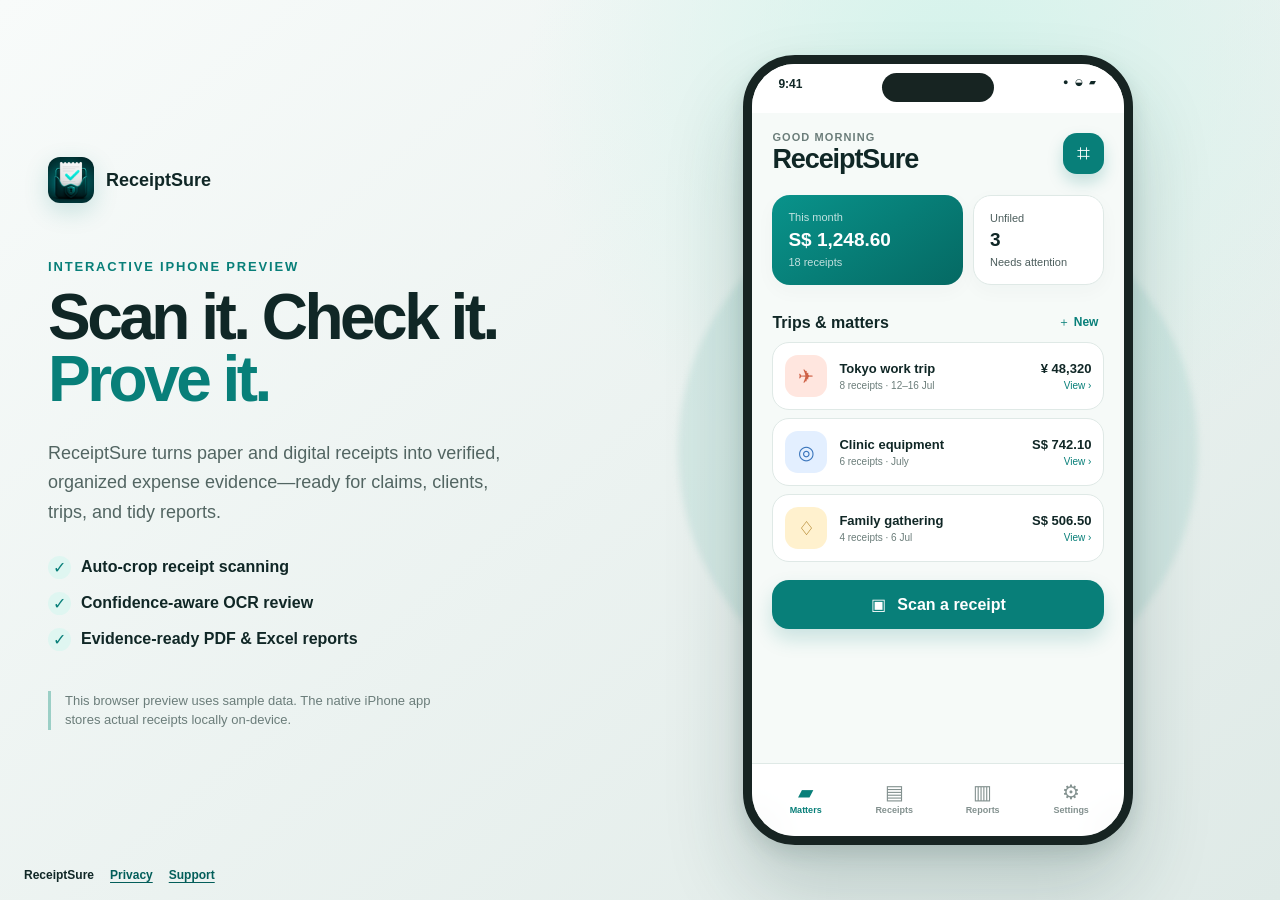
<file: web-demo/index.html>
<!doctype html>
<html lang="en">
  <head>
    <meta charset="UTF-8" />
    <meta name="viewport" content="width=device-width, initial-scale=1.0" />
    <meta name="theme-color" content="#087f79" />
    <meta name="description" content="Interactive preview of ReceiptSure: trusted receipts, tidy reports." />
    <title>ReceiptSure — Expense Proof for iPhone</title>
    <link rel="icon" type="image/png" href="app-icon.png" />
    <link rel="apple-touch-icon" href="app-icon.png" />
    <link rel="stylesheet" href="styles.css" />
  </head>
  <body>
    <main class="showcase">
      <section class="intro" aria-labelledby="page-title">
        <div class="brand-lockup">
          <img src="app-icon.png" alt="" class="brand-icon" />
          <span>ReceiptSure</span>
        </div>
        <p class="eyebrow">Interactive iPhone preview</p>
        <h1 id="page-title">Scan it. Check it.<br /><span>Prove it.</span></h1>
        <p class="lede">ReceiptSure turns paper and digital receipts into verified, organized expense evidence—ready for claims, clients, trips, and tidy reports.</p>
        <div class="feature-list" aria-label="Included capabilities">
          <span><i>✓</i> Auto-crop receipt scanning</span>
          <span><i>✓</i> Confidence-aware OCR review</span>
          <span><i>✓</i> Evidence-ready PDF & Excel reports</span>
        </div>
        <p class="demo-note">This browser preview uses sample data. The native iPhone app stores actual receipts locally on-device.</p>
      </section>

      <section class="device-stage" aria-label="Interactive app sample">
        <div class="phone">
          <div class="island" aria-hidden="true"></div>
          <div class="status-bar"><span>9:41</span><span class="status-icons">● ◒ ▰</span></div>

          <div class="app-shell">
            <section class="screen active" data-screen="matters">
              <header class="app-header">
                <div><p class="overline">Good morning</p><h2>ReceiptSure</h2></div>
                <button class="icon-button scan-trigger" aria-label="Scan receipt">⌗</button>
              </header>
              <div class="summary-grid">
                <article class="summary-card teal"><small>This month</small><strong>S$ 1,248.60</strong><span>18 receipts</span></article>
                <article class="summary-card"><small>Unfiled</small><strong>3</strong><span>Needs attention</span></article>
              </div>
              <div class="section-heading"><h3>Trips & matters</h3><button id="new-matter">＋ New</button></div>
              <div class="matter-list" id="matter-list">
                <button class="matter-row">
                  <span class="matter-icon coral">✈</span><span class="matter-copy"><strong>Tokyo work trip</strong><small>8 receipts · 12–16 Jul</small></span><span class="matter-total"><strong>¥ 48,320</strong><small>View ›</small></span>
                </button>
                <button class="matter-row">
                  <span class="matter-icon blue">◎</span><span class="matter-copy"><strong>Clinic equipment</strong><small>6 receipts · July</small></span><span class="matter-total"><strong>S$ 742.10</strong><small>View ›</small></span>
                </button>
                <button class="matter-row">
                  <span class="matter-icon gold">♢</span><span class="matter-copy"><strong>Family gathering</strong><small>4 receipts · 6 Jul</small></span><span class="matter-total"><strong>S$ 506.50</strong><small>View ›</small></span>
                </button>
              </div>
              <button class="primary-action scan-trigger"><span>▣</span> Scan a receipt</button>
            </section>

            <section class="screen" data-screen="receipts">
              <header class="app-header"><div><p class="overline">All expenses</p><h2>Receipts</h2></div><button class="icon-button scan-trigger" aria-label="Scan receipt">⌗</button></header>
              <label class="search"><span>⌕</span><input id="receipt-search" type="search" placeholder="Merchant, category or matter" /></label>
              <div class="date-label">TODAY</div>
              <div class="receipt-list" id="receipt-list">
                <article class="receipt-row" data-search="muji supplies clinic equipment"><span class="category-icon">▦</span><span><strong>MUJI Ginza</strong><small>Supplies · Clinic equipment</small></span><b>¥ 12,800<small>14:32</small></b></article>
                <article class="receipt-row" data-search="blue bottle coffee meals tokyo work trip"><span class="category-icon">♨</span><span><strong>Blue Bottle Coffee</strong><small>Meals · Tokyo work trip</small></span><b>¥ 2,240<small>09:18</small></b></article>
              </div>
              <div class="date-label">12 JULY</div>
              <div class="receipt-list">
                <article class="receipt-row" data-search="shinkansen transport tokyo work trip"><span class="category-icon">➜</span><span><strong>JR Central</strong><small>Transport · Tokyo work trip</small></span><b>¥ 14,650<small>12 Jul</small></b></article>
                <article class="receipt-row" data-search="hotel accommodation tokyo work trip"><span class="category-icon">▤</span><span><strong>Hotel Gracery</strong><small>Accommodation · Tokyo work trip</small></span><b>¥ 18,630<small>12 Jul</small></b></article>
              </div>
            </section>

            <section class="screen" data-screen="reports">
              <header class="app-header"><div><p class="overline">Ready to share</p><h2>Reports</h2></div><span class="header-badge">18 items</span></header>
              <div class="report-hero"><small>ALL EXPENSES · JULY</small><strong>S$ 1,248.60</strong><span>Plus ¥48,320 in JPY</span></div>
              <h3 class="subheading">By category</h3>
              <div class="category-bars">
                <div><span><i class="dot coral-bg"></i>Accommodation <b>S$ 512</b></span><progress value="41" max="100"></progress></div>
                <div><span><i class="dot teal-bg"></i>Supplies <b>S$ 328</b></span><progress value="27" max="100"></progress></div>
                <div><span><i class="dot blue-bg"></i>Meals <b>S$ 244</b></span><progress value="20" max="100"></progress></div>
                <div><span><i class="dot gold-bg"></i>Transport <b>S$ 164</b></span><progress value="13" max="100"></progress></div>
              </div>
              <div class="export-card">
                <div><small>EXPORT FORMAT</small><select id="export-format"><option>PDF report</option><option>Excel workbook</option><option>CSV table</option><option>Word report</option><option>JPG bundle</option></select></div>
                <button id="export-button">Create & share</button>
              </div>
            </section>

            <section class="screen" data-screen="settings">
              <header class="app-header"><div><p class="overline">Preferences</p><h2>Settings</h2></div></header>
              <div class="privacy-card"><span>◉</span><div><strong>Your data stays private</strong><p>Receipt images and expense details are stored locally on your device.</p></div></div>
              <div class="settings-group">
                <button><span>▣</span><div><strong>Automatic crop</strong><small>VisionKit document detection</small></div><i>On</i></button>
                <button><span>⌗</span><div><strong>On-device OCR</strong><small>Apple Vision recognition</small></div><i>On</i></button>
                <button><span>◎</span><div><strong>Default currency</strong><small>Singapore Dollar</small></div><i>SGD ›</i></button>
              </div>
              <p class="version">ReceiptSure · Preview 1.0</p>
            </section>
          </div>

          <nav class="tab-bar" aria-label="App sections">
            <button class="active" data-tab="matters"><span>▰</span>Matters</button>
            <button data-tab="receipts"><span>▤</span>Receipts</button>
            <button data-tab="reports"><span>▥</span>Reports</button>
            <button data-tab="settings"><span>⚙</span>Settings</button>
          </nav>
        </div>
      </section>
    </main>

    <dialog id="scan-dialog">
      <div class="dialog-shell">
        <div class="dialog-head"><button id="close-scan" aria-label="Close">×</button><strong id="dialog-title">Scan receipt</strong><span></span></div>
        <div id="scan-state" class="scan-state">
          <div class="receipt-paper"><div class="receipt-logo">KISSA</div><small>GINZA, TOKYO</small><hr /><p>Latte　　　　¥ 720</p><p>Sandwich　　 ¥ 980</p><hr /><b>TOTAL　　　¥ 1,700</b><small>2026-07-16  08:42</small></div>
          <div class="scan-line"></div><div class="corner tl"></div><div class="corner tr"></div><div class="corner bl"></div><div class="corner br"></div>
          <p>Finding receipt edges…</p>
        </div>
        <form id="review-state" class="review-state" hidden>
          <div class="success-chip">✓ Receipt captured and cropped</div>
          <label>Merchant<input name="merchant" value="Kissa Ginza" /></label>
          <div class="form-pair"><label>Date<input name="date" type="date" value="2026-07-16" /></label><label>Currency<select name="currency"><option>JPY</option><option>SGD</option><option>USD</option></select></label></div>
          <label>Matter<select name="matter"><option>Tokyo work trip</option><option>Clinic equipment</option><option>Family gathering</option><option>Unfiled</option></select></label>
          <label>Category<select name="category"><option>Meals</option><option>Transport</option><option>Accommodation</option><option>Supplies</option></select></label>
          <div class="form-pair"><label>Tax<input name="tax" value="155" inputmode="decimal" /></label><label>Total<input name="total" value="1700" inputmode="decimal" /></label></div>
          <p class="accuracy-note">Compare these figures with the receipt before saving.</p>
          <button class="save-button" type="submit">Save receipt</button>
        </form>
      </div>
    </dialog>

    <div class="toast" id="toast" role="status" aria-live="polite"></div>
    <footer class="site-footer">
      <span>ReceiptSure</span>
      <a href="privacy">Privacy</a>
      <a href="support">Support</a>
    </footer>
    <script src="app.js"></script>
  </body>
</html>
</file>
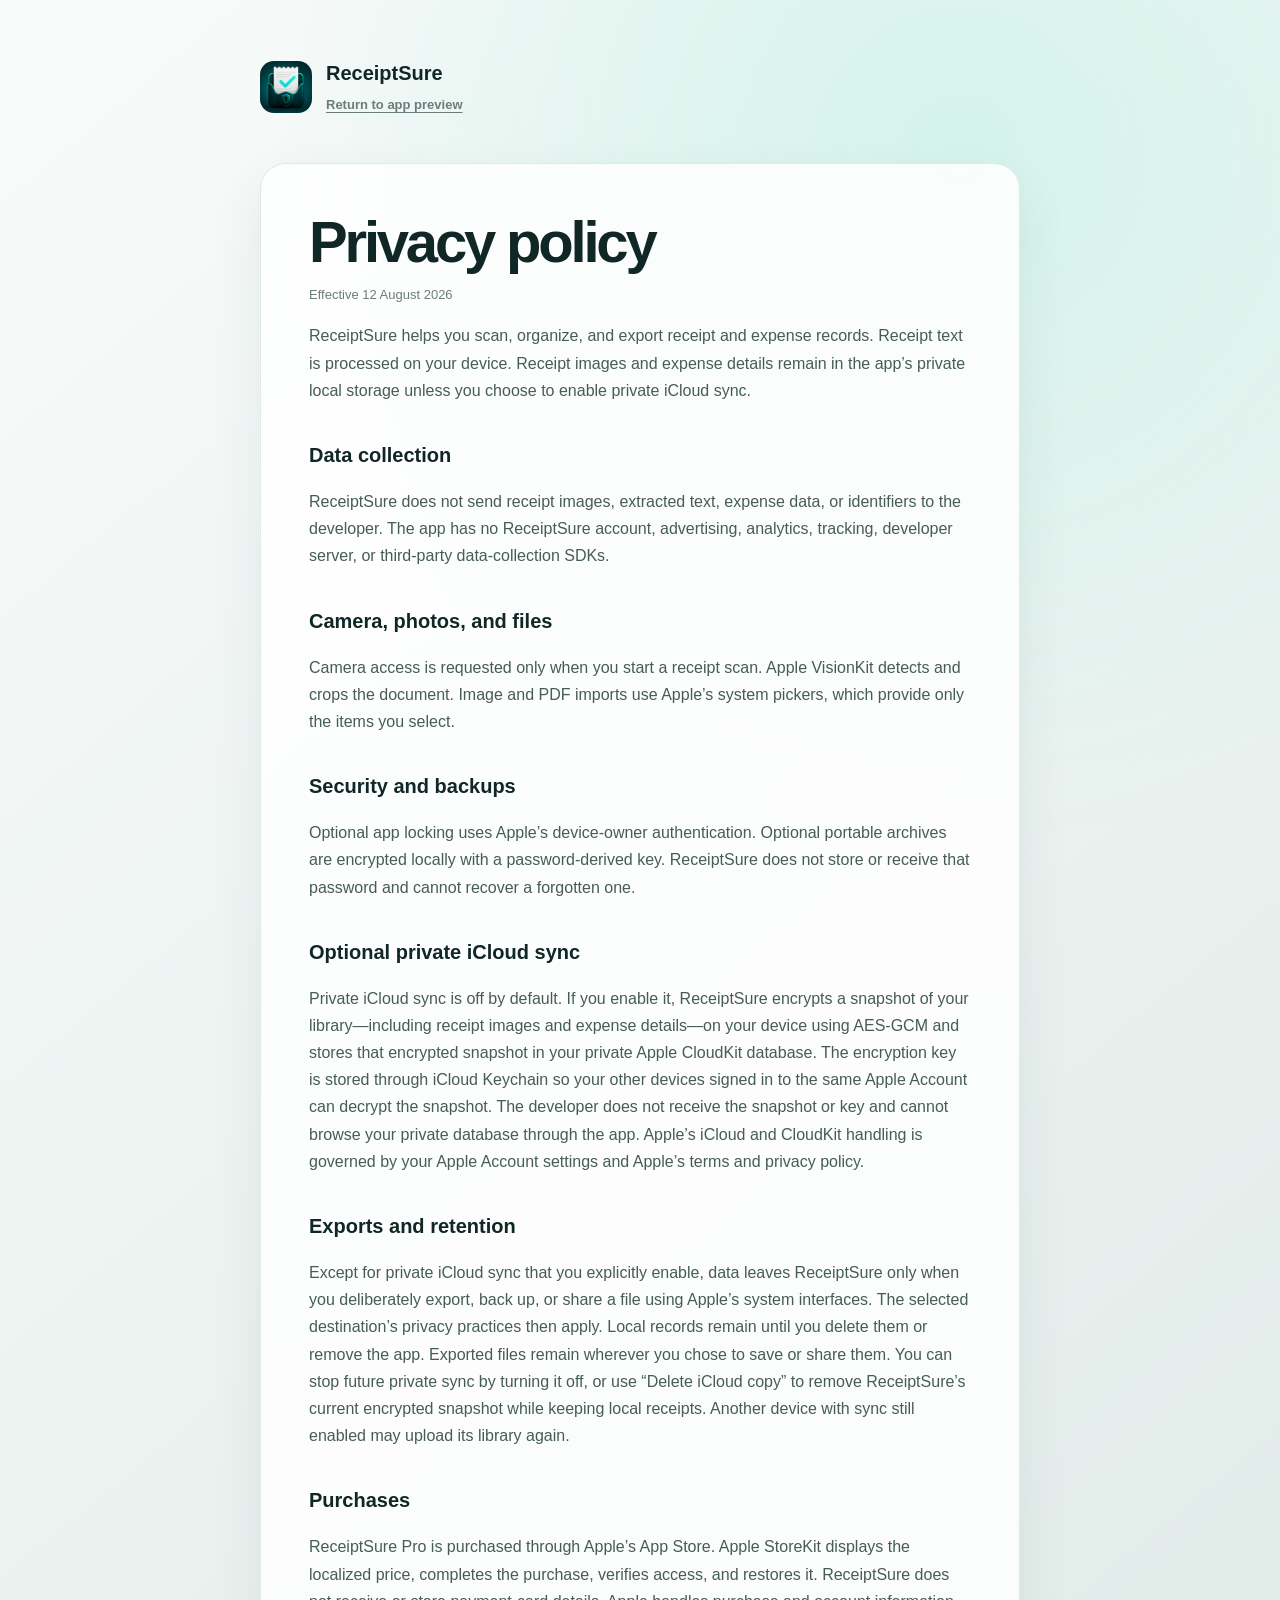
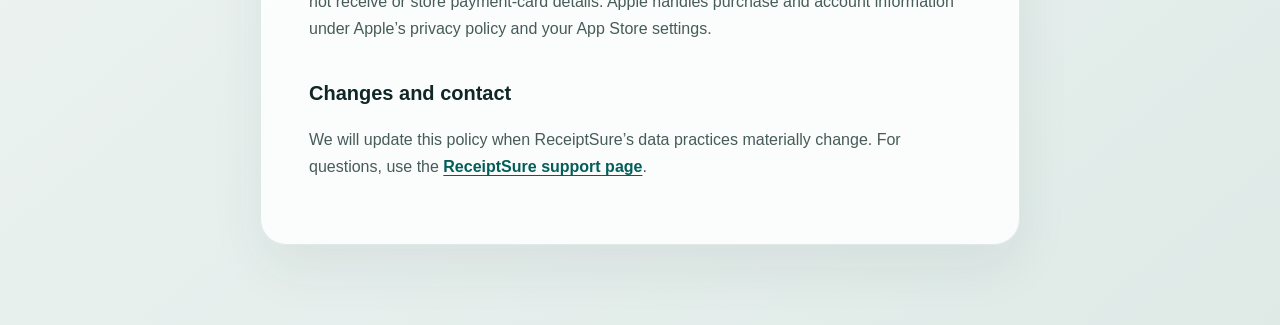
<file: web-demo/privacy.html>
<!doctype html>
<html lang="en">
  <head>
    <meta charset="UTF-8" />
    <meta name="viewport" content="width=device-width, initial-scale=1.0" />
    <meta name="theme-color" content="#087f79" />
    <meta name="description" content="ReceiptSure privacy policy." />
    <title>Privacy Policy — ReceiptSure</title>
    <link rel="icon" type="image/png" href="app-icon.png" />
    <link rel="apple-touch-icon" href="app-icon.png" />
    <link rel="stylesheet" href="styles.css" />
  </head>
  <body>
    <main class="legal-page">
      <header>
        <img src="app-icon.png" alt="ReceiptSure app icon" />
        <div><strong>ReceiptSure</strong><a href="./">Return to app preview</a></div>
      </header>
      <article>
        <h1>Privacy policy</h1>
        <p class="effective">Effective 12 August 2026</p>
        <p>ReceiptSure helps you scan, organize, and export receipt and expense records. Receipt text is processed on your device. Receipt images and expense details remain in the app’s private local storage unless you choose to enable private iCloud sync.</p>

        <h2>Data collection</h2>
        <p>ReceiptSure does not send receipt images, extracted text, expense data, or identifiers to the developer. The app has no ReceiptSure account, advertising, analytics, tracking, developer server, or third-party data-collection SDKs.</p>

        <h2>Camera, photos, and files</h2>
        <p>Camera access is requested only when you start a receipt scan. Apple VisionKit detects and crops the document. Image and PDF imports use Apple’s system pickers, which provide only the items you select.</p>

        <h2>Security and backups</h2>
        <p>Optional app locking uses Apple’s device-owner authentication. Optional portable archives are encrypted locally with a password-derived key. ReceiptSure does not store or receive that password and cannot recover a forgotten one.</p>

        <h2>Optional private iCloud sync</h2>
        <p>Private iCloud sync is off by default. If you enable it, ReceiptSure encrypts a snapshot of your library—including receipt images and expense details—on your device using AES-GCM and stores that encrypted snapshot in your private Apple CloudKit database. The encryption key is stored through iCloud Keychain so your other devices signed in to the same Apple Account can decrypt the snapshot. The developer does not receive the snapshot or key and cannot browse your private database through the app. Apple’s iCloud and CloudKit handling is governed by your Apple Account settings and Apple’s terms and privacy policy.</p>

        <h2>Exports and retention</h2>
        <p>Except for private iCloud sync that you explicitly enable, data leaves ReceiptSure only when you deliberately export, back up, or share a file using Apple’s system interfaces. The selected destination’s privacy practices then apply. Local records remain until you delete them or remove the app. Exported files remain wherever you chose to save or share them. You can stop future private sync by turning it off, or use “Delete iCloud copy” to remove ReceiptSure’s current encrypted snapshot while keeping local receipts. Another device with sync still enabled may upload its library again.</p>

        <h2>Purchases</h2>
        <p>ReceiptSure Pro is purchased through Apple’s App Store. Apple StoreKit displays the localized price, completes the purchase, verifies access, and restores it. ReceiptSure does not receive or store payment-card details. Apple handles purchase and account information under Apple’s privacy policy and your App Store settings.</p>

        <h2>Changes and contact</h2>
        <p>We will update this policy when ReceiptSure’s data practices materially change. For questions, use the <a href="support">ReceiptSure support page</a>.</p>
      </article>
    </main>
  </body>
</html>
</file>
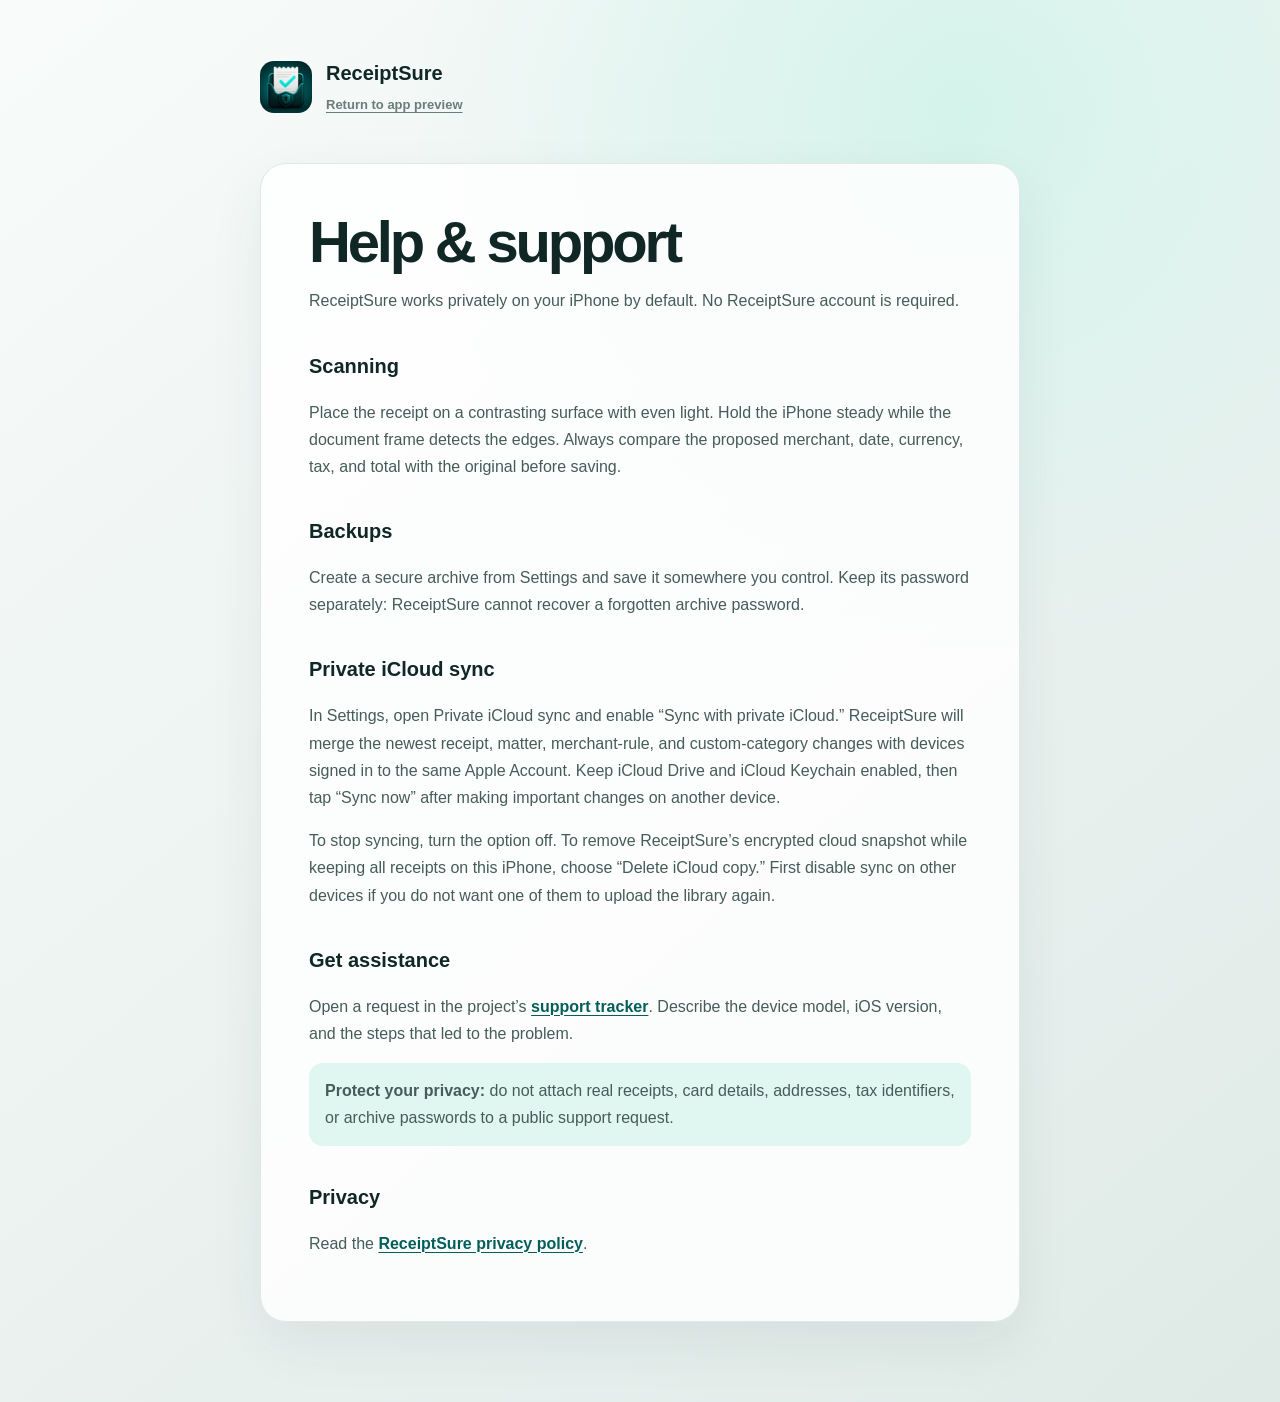
<file: web-demo/support.html>
<!doctype html>
<html lang="en">
  <head>
    <meta charset="UTF-8" />
    <meta name="viewport" content="width=device-width, initial-scale=1.0" />
    <meta name="theme-color" content="#087f79" />
    <meta name="description" content="ReceiptSure help and support." />
    <title>Support — ReceiptSure</title>
    <link rel="icon" type="image/png" href="app-icon.png" />
    <link rel="apple-touch-icon" href="app-icon.png" />
    <link rel="stylesheet" href="styles.css" />
  </head>
  <body>
    <main class="legal-page">
      <header>
        <img src="app-icon.png" alt="ReceiptSure app icon" />
        <div><strong>ReceiptSure</strong><a href="./">Return to app preview</a></div>
      </header>
      <article>
        <h1>Help & support</h1>
        <p>ReceiptSure works privately on your iPhone by default. No ReceiptSure account is required.</p>

        <h2>Scanning</h2>
        <p>Place the receipt on a contrasting surface with even light. Hold the iPhone steady while the document frame detects the edges. Always compare the proposed merchant, date, currency, tax, and total with the original before saving.</p>

        <h2>Backups</h2>
        <p>Create a secure archive from Settings and save it somewhere you control. Keep its password separately: ReceiptSure cannot recover a forgotten archive password.</p>

        <h2>Private iCloud sync</h2>
        <p>In Settings, open Private iCloud sync and enable “Sync with private iCloud.” ReceiptSure will merge the newest receipt, matter, merchant-rule, and custom-category changes with devices signed in to the same Apple Account. Keep iCloud Drive and iCloud Keychain enabled, then tap “Sync now” after making important changes on another device.</p>
        <p>To stop syncing, turn the option off. To remove ReceiptSure’s encrypted cloud snapshot while keeping all receipts on this iPhone, choose “Delete iCloud copy.” First disable sync on other devices if you do not want one of them to upload the library again.</p>

        <h2>Get assistance</h2>
        <p>Open a request in the project’s <a href="https://github.com/elaineq81/receipt-tracking-app/issues/new" rel="noreferrer">support tracker</a>. Describe the device model, iOS version, and the steps that led to the problem.</p>
        <p class="notice"><strong>Protect your privacy:</strong> do not attach real receipts, card details, addresses, tax identifiers, or archive passwords to a public support request.</p>

        <h2>Privacy</h2>
        <p>Read the <a href="privacy">ReceiptSure privacy policy</a>.</p>
      </article>
    </main>
  </body>
</html>
</file>
<file: web-demo/styles.css>
:root {
  --ink: #102726;
  --muted: #6b7d7a;
  --teal: #087f79;
  --teal-dark: #035e5a;
  --mint: #dff6f1;
  --paper: #f6faf8;
  --line: #dfe9e6;
  --white: #ffffff;
  font-family: Inter, ui-rounded, "SF Pro Display", -apple-system, BlinkMacSystemFont, "Segoe UI", sans-serif;
  color: var(--ink);
  background: #e9f1ee;
  font-synthesis: none;
}

* { box-sizing: border-box; }
body { margin: 0; min-height: 100vh; background: radial-gradient(circle at 75% 8%, #d4f3eb 0, transparent 34%), linear-gradient(140deg, #f8fbfa 0%, #dfeae7 100%); }
button, input, select { font: inherit; }
button { color: inherit; }
.showcase { min-height: 100vh; display: grid; grid-template-columns: minmax(320px, 520px) minmax(400px, 600px); align-items: center; justify-content: center; gap: clamp(36px, 7vw, 110px); padding: 48px; overflow: hidden; }
.intro { max-width: 510px; }
.brand-lockup { display: flex; align-items: center; gap: 12px; font-weight: 750; font-size: 18px; }
.brand-icon { width: 46px; height: 46px; border-radius: 12px; box-shadow: 0 8px 24px #087f7930; }
.eyebrow { margin: 56px 0 12px; color: var(--teal); font-size: 13px; font-weight: 800; letter-spacing: .14em; text-transform: uppercase; }
h1 { margin: 0; font-size: clamp(45px, 5vw, 74px); line-height: .97; letter-spacing: -.055em; }
h1 span { color: var(--teal); }
.lede { max-width: 470px; color: #526562; line-height: 1.65; font-size: 18px; margin: 28px 0; }
.feature-list { display: grid; gap: 13px; font-weight: 650; }
.feature-list span { display: flex; gap: 10px; align-items: center; }
.feature-list i { width: 23px; height: 23px; display: grid; place-items: center; border-radius: 50%; background: var(--mint); color: var(--teal); font-style: normal; }
.demo-note { margin-top: 40px; border-left: 3px solid #9bcfc6; padding-left: 14px; color: var(--muted); font-size: 13px; line-height: 1.5; max-width: 420px; }
.device-stage { position: relative; display: grid; place-items: center; }
.device-stage::before { content: ""; position: absolute; width: 520px; height: 520px; border-radius: 50%; background: #87c9bd38; filter: blur(3px); }
.phone { width: 390px; height: 790px; max-height: calc(100vh - 48px); position: relative; background: var(--paper); border: 9px solid #172422; border-radius: 52px; overflow: hidden; box-shadow: 0 44px 80px #163b3533, 0 8px 20px #163b3522; z-index: 1; }
.island { position: absolute; z-index: 10; width: 112px; height: 29px; border-radius: 18px; background: #172422; left: 50%; top: 9px; transform: translateX(-50%); }
.status-bar { height: 49px; padding: 13px 26px 0; display: flex; justify-content: space-between; font-size: 12px; font-weight: 800; background: var(--white); }
.status-icons { font-size: 9px; letter-spacing: 2px; }
.app-shell { height: calc(100% - 49px - 73px); overflow: hidden; background: var(--paper); }
.screen { height: 100%; overflow-y: auto; padding: 18px 20px 30px; display: none; scrollbar-width: none; }
.screen::-webkit-scrollbar { display: none; }
.screen.active { display: block; animation: screenIn .22s ease both; }
@keyframes screenIn { from { opacity: 0; transform: translateY(5px); } }
.app-header { display: flex; align-items: center; justify-content: space-between; margin-bottom: 20px; }
.app-header h2 { font-size: 27px; letter-spacing: -.04em; margin: 1px 0 0; }
.overline { margin: 0; color: var(--muted); font-size: 11px; font-weight: 700; text-transform: uppercase; letter-spacing: .1em; }
.icon-button { border: 0; background: var(--teal); color: white; width: 41px; height: 41px; border-radius: 14px; font-size: 23px; cursor: pointer; box-shadow: 0 8px 16px #087f7938; }
.summary-grid { display: grid; grid-template-columns: 1.45fr 1fr; gap: 10px; }
.summary-card { padding: 16px; background: white; border: 1px solid var(--line); border-radius: 18px; display: grid; gap: 5px; box-shadow: 0 6px 20px #183e3708; }
.summary-card.teal { color: white; border: 0; background: linear-gradient(145deg, #09938b, #056963); }
.summary-card small { font-size: 11px; opacity: .75; }
.summary-card strong { font-size: 19px; }
.summary-card span { font-size: 11px; opacity: .75; }
.section-heading { margin: 28px 0 10px; display: flex; justify-content: space-between; align-items: center; }
.section-heading h3, .subheading { margin: 0; font-size: 16px; }
.section-heading button { border: 0; background: none; color: var(--teal); font-size: 12px; font-weight: 800; cursor: pointer; }
.matter-list { display: grid; gap: 8px; }
.matter-row { border: 1px solid var(--line); background: white; border-radius: 17px; padding: 12px; display: grid; grid-template-columns: 44px 1fr auto; gap: 10px; align-items: center; text-align: left; cursor: pointer; }
.matter-icon { display: grid; place-items: center; width: 42px; height: 42px; border-radius: 13px; font-size: 19px; }
.coral { background: #ffe6df; color: #ce6045; }.blue { background: #e3efff; color: #3974bb; }.gold { background: #fff1ce; color: #a67412; }
.matter-copy, .matter-total, .receipt-row > span, .receipt-row b { display: grid; gap: 4px; }
.matter-copy strong, .matter-total strong, .receipt-row strong { font-size: 13px; }
.matter-copy small, .matter-total small, .receipt-row small { color: var(--muted); font-size: 10px; font-weight: 500; }
.matter-total { text-align: right; }
.matter-total small { color: var(--teal); }
.primary-action { width: 100%; border: 0; border-radius: 17px; background: var(--teal); color: white; margin-top: 18px; padding: 15px; font-weight: 750; cursor: pointer; box-shadow: 0 10px 20px #087f7930; }
.primary-action span { margin-right: 7px; }
.search { background: #e8efed; border-radius: 13px; display: flex; gap: 8px; padding: 10px 12px; color: var(--muted); }
.search input { background: transparent; border: 0; outline: 0; width: 100%; color: var(--ink); }
.date-label { margin: 23px 0 8px; color: var(--muted); font-size: 10px; font-weight: 800; letter-spacing: .12em; }
.receipt-list { background: white; border: 1px solid var(--line); border-radius: 18px; padding: 0 12px; }
.receipt-row { display: grid; grid-template-columns: 38px 1fr auto; gap: 9px; align-items: center; padding: 13px 0; border-bottom: 1px solid var(--line); }
.receipt-row:last-child { border-bottom: 0; }
.receipt-row[hidden] { display: none; }
.category-icon { display: grid !important; place-items: center; width: 36px; height: 36px; border-radius: 11px; background: var(--mint); color: var(--teal); }
.receipt-row b { font-size: 12px; text-align: right; }
.header-badge { background: var(--mint); color: var(--teal); padding: 7px 10px; border-radius: 20px; font-size: 11px; font-weight: 750; }
.report-hero { border-radius: 22px; padding: 22px; color: white; background: linear-gradient(145deg, #0a8d86, #044d4a); display: grid; gap: 7px; box-shadow: 0 14px 30px #075f5938; }
.report-hero small { opacity: .7; letter-spacing: .1em; font-weight: 750; }
.report-hero strong { font-size: 32px; letter-spacing: -.04em; }
.report-hero span { opacity: .8; font-size: 12px; }
.subheading { margin: 26px 0 15px; }
.category-bars { display: grid; gap: 15px; }
.category-bars > div { display: grid; gap: 7px; }
.category-bars span { display: flex; align-items: center; font-size: 12px; }
.category-bars b { margin-left: auto; }
.dot { width: 9px; height: 9px; border-radius: 50%; margin-right: 7px; }.coral-bg{background:#df765c}.teal-bg{background:#15958c}.blue-bg{background:#568fd3}.gold-bg{background:#d7a233}
progress { appearance: none; width: 100%; height: 7px; border: 0; border-radius: 10px; overflow: hidden; } progress::-webkit-progress-bar { background: #e5ecea; } progress::-webkit-progress-value { background: var(--teal); border-radius: 10px; }
.export-card { margin-top: 27px; padding: 16px; border: 1px solid var(--line); background: white; border-radius: 18px; display: grid; grid-template-columns: 1fr auto; gap: 12px; align-items: center; }
.export-card div { display: grid; gap: 3px; }.export-card small { color: var(--muted); font-size: 9px; font-weight: 800; }.export-card select { border: 0; background: transparent; font-weight: 700; outline: 0; max-width: 150px; }.export-card button { border: 0; border-radius: 12px; background: var(--teal); color: white; padding: 11px; font-size: 11px; font-weight: 750; cursor: pointer; }
.privacy-card { padding: 17px; background: linear-gradient(145deg, #dff7f1, #effaf7); border: 1px solid #c9e9e1; border-radius: 19px; display: flex; gap: 12px; }.privacy-card > span { color: var(--teal); font-size: 26px; }.privacy-card strong { font-size: 14px; }.privacy-card p { margin: 5px 0 0; color: var(--muted); font-size: 11px; line-height: 1.45; }
.settings-group { margin-top: 20px; background: white; border: 1px solid var(--line); border-radius: 18px; padding: 0 13px; }.settings-group button { border: 0; border-bottom: 1px solid var(--line); background: transparent; width: 100%; padding: 14px 0; display: grid; grid-template-columns: 32px 1fr auto; text-align: left; gap: 8px; align-items: center; }.settings-group button:last-child { border-bottom: 0; }.settings-group button > span { color: var(--teal); }.settings-group button div { display: grid; gap: 3px; }.settings-group strong { font-size: 13px; }.settings-group small, .settings-group i { color: var(--muted); font-size: 10px; font-style: normal; }.version { text-align: center; color: var(--muted); font-size: 10px; margin-top: 25px; }
.tab-bar { height: 73px; background: #ffffffee; border-top: 1px solid var(--line); display: grid; grid-template-columns: repeat(4, 1fr); padding: 7px 9px 10px; position: absolute; inset: auto 0 0; backdrop-filter: blur(15px); }
.tab-bar button { border: 0; background: transparent; display: grid; place-items: center; align-content: center; gap: 3px; color: #83918f; font-size: 9px; font-weight: 650; cursor: pointer; }.tab-bar button span { font-size: 20px; line-height: 1; }.tab-bar button.active { color: var(--teal); }
dialog { border: 0; padding: 0; background: transparent; } dialog::backdrop { background: #0c2422aa; backdrop-filter: blur(5px); }
.dialog-shell { width: min(360px, calc(100vw - 28px)); background: var(--paper); border-radius: 28px; overflow: hidden; box-shadow: 0 30px 80px #0005; }
.dialog-head { height: 54px; padding: 0 17px; display: grid; grid-template-columns: 50px 1fr 50px; align-items: center; background: white; text-align: center; }.dialog-head button { justify-self: start; border: 0; background: #e8efed; width: 30px; height: 30px; border-radius: 50%; font-size: 21px; cursor: pointer; }
.scan-state { height: 570px; position: relative; display: grid; place-items: center; align-content: center; gap: 25px; background: linear-gradient(160deg, #273c3a, #0f201f); overflow: hidden; }.scan-state > p { color: white; font-size: 12px; opacity: .8; }
.scan-state[hidden] { display: none; }
.receipt-paper { width: 225px; min-height: 350px; padding: 34px 23px; background: #fffdf5; color: #293431; box-shadow: 0 20px 50px #0005; transform: rotate(-1deg); display: flex; flex-direction: column; gap: 14px; font-family: ui-monospace, monospace; font-size: 10px; }.receipt-logo { text-align: center; font-size: 22px; letter-spacing: .2em; font-weight: 900; }.receipt-paper small { text-align: center; }.receipt-paper hr { width: 100%; border: 0; border-top: 1px dashed #777; }.receipt-paper p { margin: 0; }.receipt-paper b { margin-top: auto; font-size: 13px; }
.scan-line { width: 256px; height: 2px; position: absolute; top: 24%; background: #59efc8; box-shadow: 0 0 18px #59efc8; animation: scan 1.1s ease-in-out infinite alternate; } @keyframes scan { to { top: 73%; } }
.corner { position: absolute; width: 36px; height: 36px; border-color: #72f3d0; border-style: solid; }.tl { top: 84px; left: 52px; border-width: 3px 0 0 3px; }.tr { top: 84px; right: 52px; border-width: 3px 3px 0 0; }.bl { bottom: 108px; left: 52px; border-width: 0 0 3px 3px; }.br { bottom: 108px; right: 52px; border-width: 0 3px 3px 0; }
.review-state { padding: 17px 20px 23px; max-height: 620px; overflow-y: auto; display: grid; gap: 12px; }.review-state[hidden] { display: none; }.success-chip { background: var(--mint); color: var(--teal-dark); border-radius: 12px; padding: 10px; text-align: center; font-size: 11px; font-weight: 750; }.review-state label { display: grid; gap: 5px; color: var(--muted); font-size: 10px; font-weight: 750; text-transform: uppercase; letter-spacing: .05em; }.review-state input, .review-state select { width: 100%; border: 1px solid var(--line); background: white; color: var(--ink); border-radius: 11px; padding: 10px 11px; font-size: 13px; text-transform: none; letter-spacing: normal; outline-color: var(--teal); }.form-pair { display: grid; grid-template-columns: 1fr 1fr; gap: 10px; }.accuracy-note { color: var(--muted); font-size: 10px; margin: 0; }.save-button { border: 0; padding: 13px; border-radius: 13px; color: white; background: var(--teal); font-weight: 750; cursor: pointer; }
.toast { position: fixed; left: 50%; bottom: 28px; transform: translate(-50%, 30px); opacity: 0; pointer-events: none; color: white; background: #173a36; border-radius: 30px; padding: 12px 18px; font-size: 12px; font-weight: 700; transition: .25s; z-index: 50; box-shadow: 0 12px 30px #0003; }.toast.show { opacity: 1; transform: translate(-50%, 0); }
.site-footer { position: fixed; left: 24px; bottom: 18px; display: flex; gap: 16px; align-items: center; color: var(--muted); font-size: 12px; }
.site-footer span { color: var(--ink); font-weight: 800; }
.site-footer a, .legal-page a { color: var(--teal-dark); font-weight: 700; text-decoration-thickness: 1px; text-underline-offset: 3px; }
.legal-page { width: min(760px, calc(100% - 36px)); margin: 0 auto; padding: 56px 0 80px; line-height: 1.7; }
.legal-page header { display: flex; align-items: center; gap: 14px; margin-bottom: 46px; }
.legal-page header img { width: 52px; height: 52px; border-radius: 14px; }
.legal-page header strong { display: block; font-size: 20px; }
.legal-page header a { color: var(--muted); font-size: 13px; }
.legal-page article { background: #ffffffd9; border: 1px solid var(--line); border-radius: 26px; padding: clamp(24px, 5vw, 48px); box-shadow: 0 22px 55px #173a3612; }
.legal-page h1 { font-size: clamp(36px, 7vw, 58px); line-height: 1.02; }
.legal-page h2 { margin: 34px 0 8px; font-size: 20px; }
.legal-page p, .legal-page li { color: #465c58; }
.legal-page .effective { color: var(--muted); font-size: 13px; }
.legal-page .notice { padding: 14px 16px; background: var(--mint); border-radius: 14px; }

@media (max-width: 860px) {
  body { background: #0e1e1c; }
  .showcase { display: block; padding: 0; min-height: 100vh; }
  .intro { display: none; }
  .device-stage::before { display: none; }
  .phone { width: 100%; height: 100dvh; max-height: none; border: 0; border-radius: 0; }
  .island { top: 8px; }
  .site-footer { display: none; }
}
</file>
